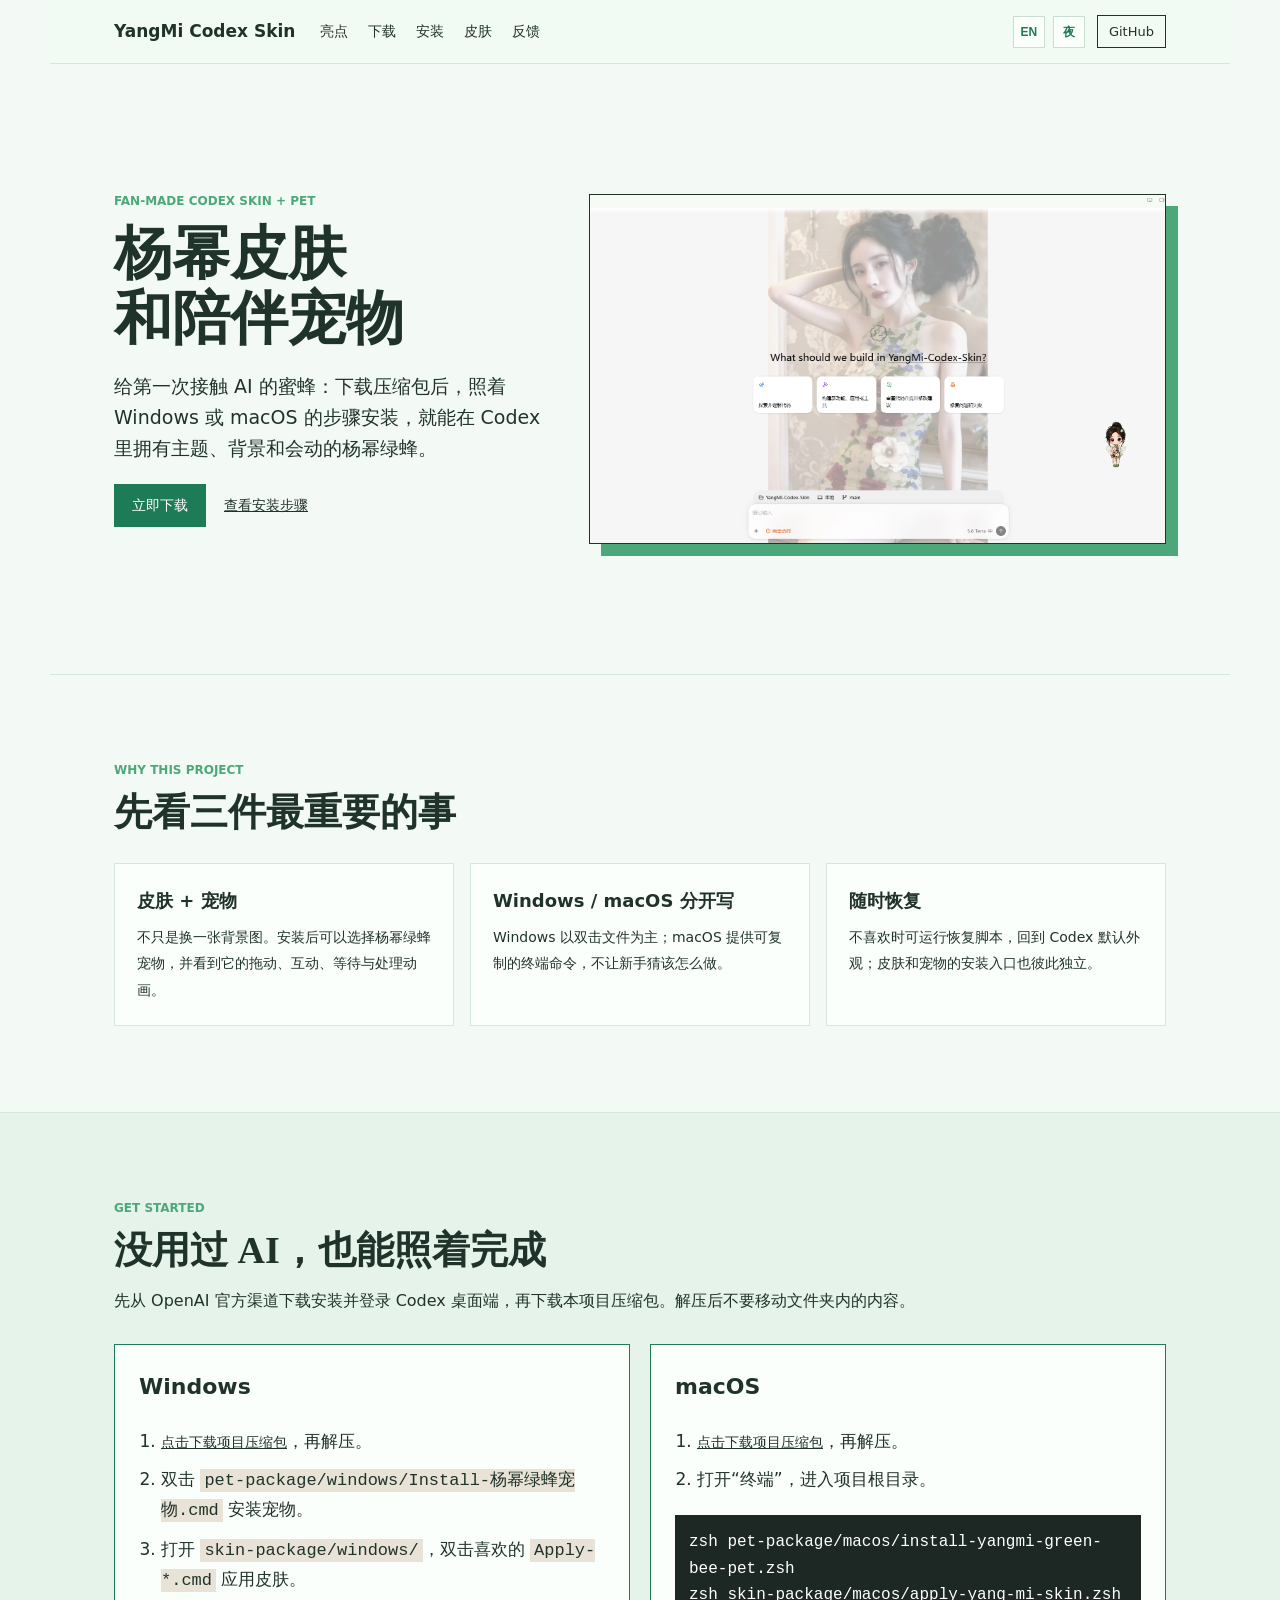
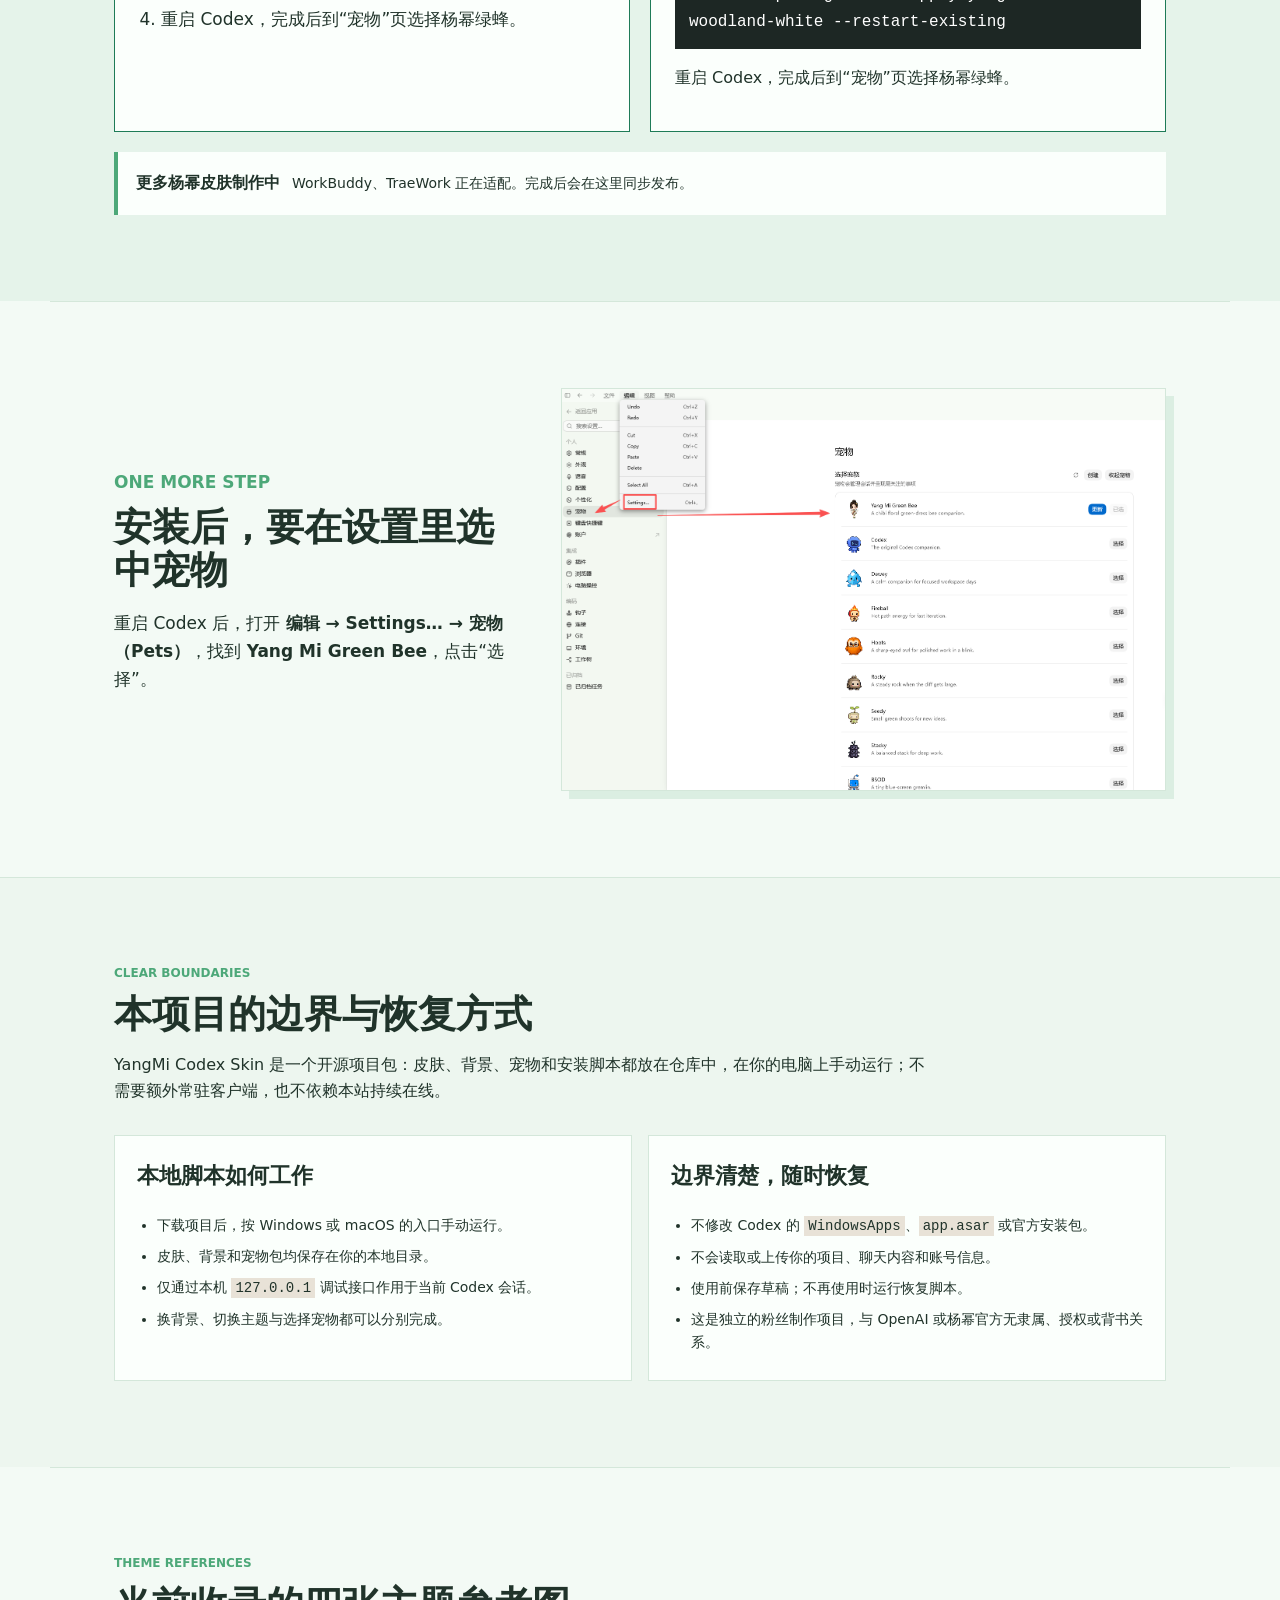
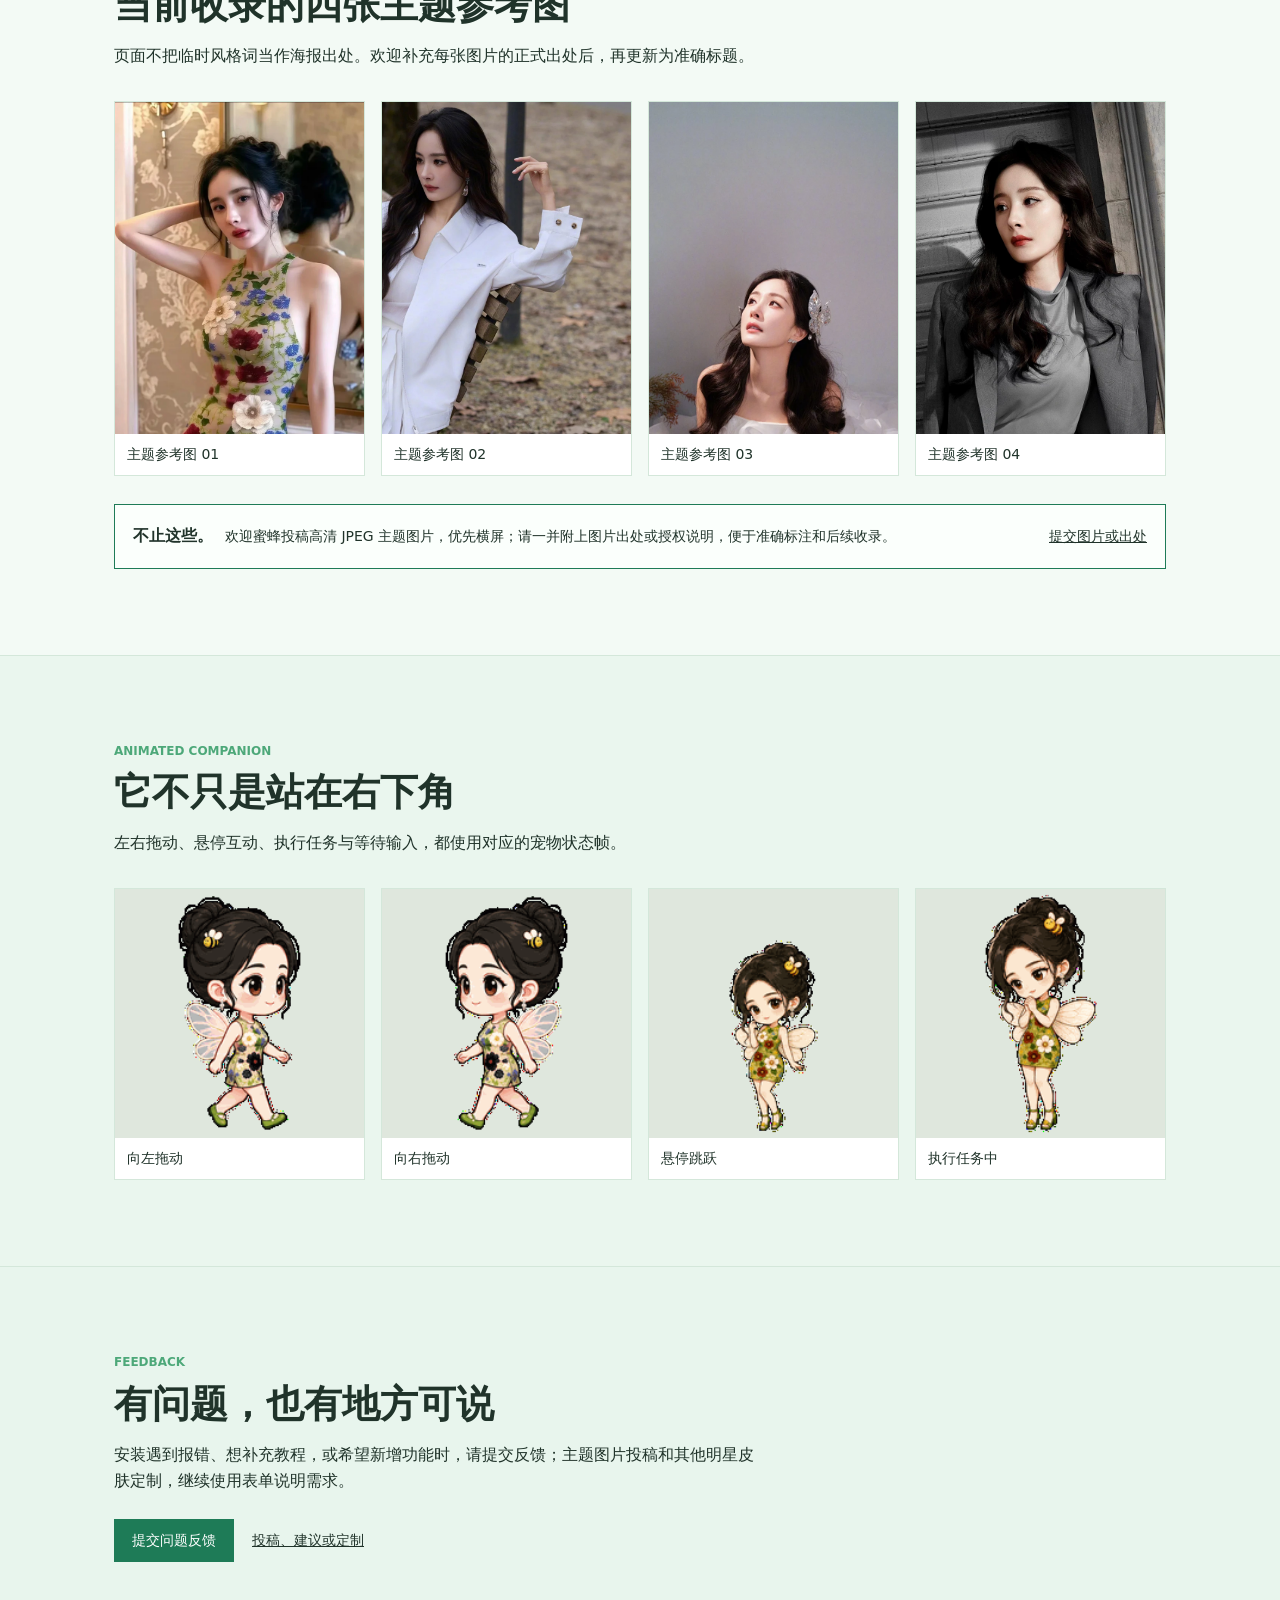
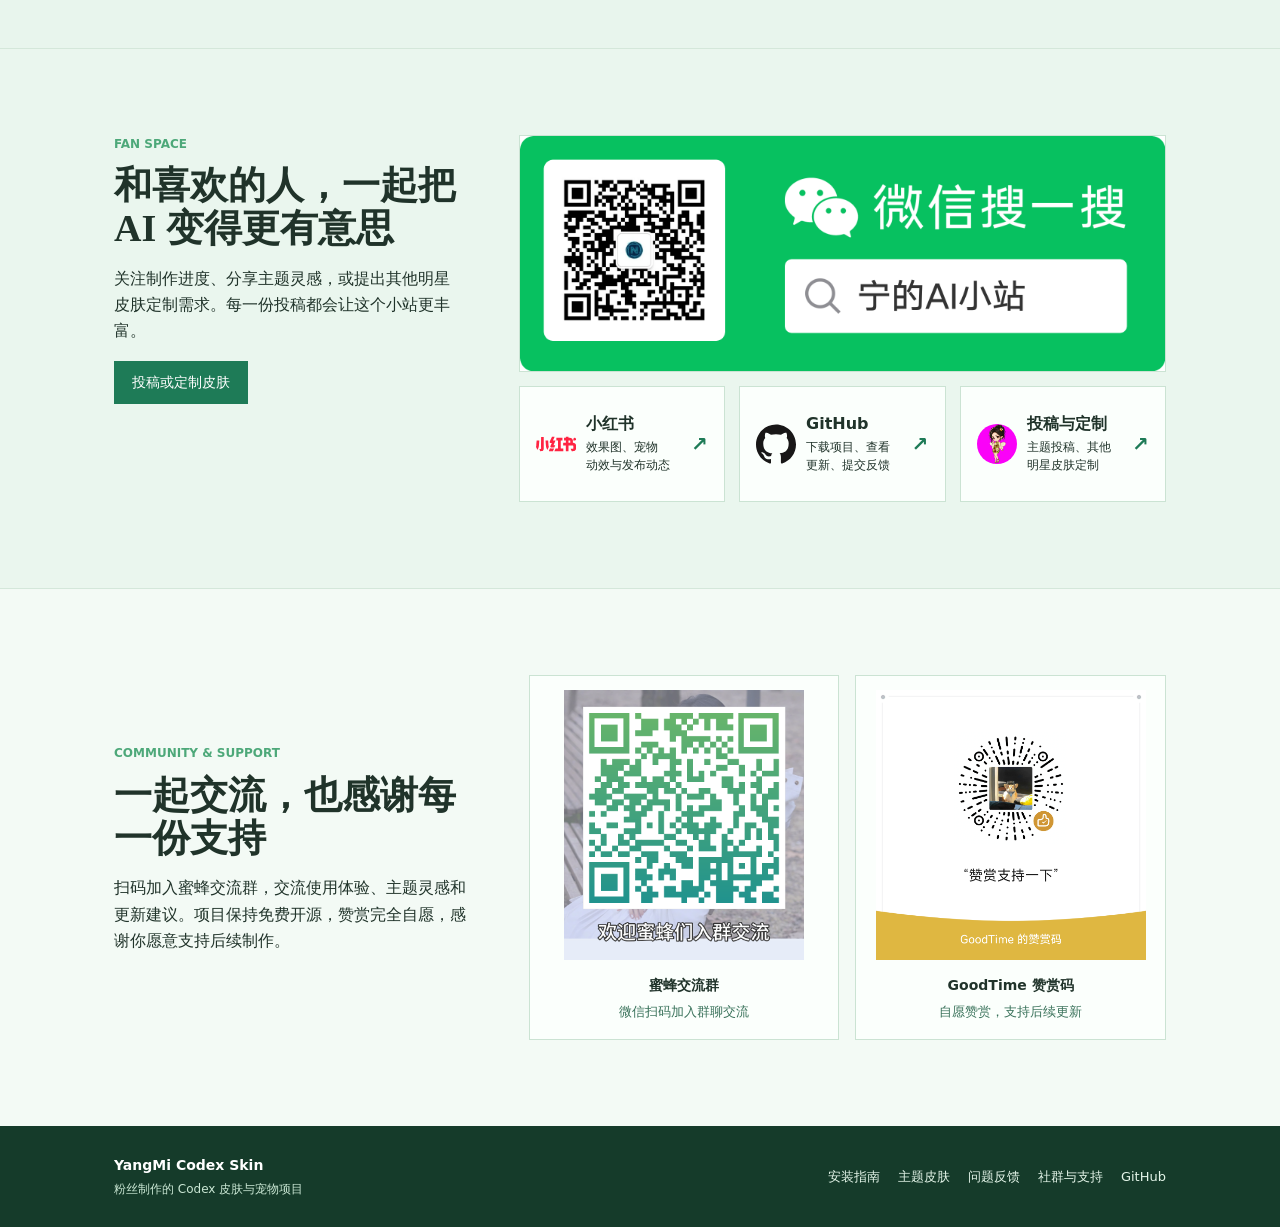
<file: site/index.html>
<!doctype html>
<html lang="zh-CN">
<head>
  <meta charset="UTF-8" />
  <meta name="viewport" content="width=device-width, initial-scale=1.0" />
  <meta name="description" content="YangMi Codex Skin：本地皮肤、杨幂绿蜂宠物与面向新手的安装指引。" />
  <title>YangMi Codex Skin</title>
  <link rel="stylesheet" href="styles.css" />
  <link rel="stylesheet" href="pink-support.css" />
  <script src="app.js" defer></script>
</head>
<body>
  <header><a class="brand" href="#top">YangMi Codex Skin</a><nav><a href="#highlights">亮点</a><a href="https://github.com/GoodTimeGGB/YangMi-Codex-Skin/archive/refs/heads/main.zip">下载</a><a href="#install">安装</a><a href="#themes">皮肤</a><a href="#feedback">反馈</a></nav><div class="header-actions"><a class="utility-button" href="en.html" title="Switch to English">EN</a><button class="utility-button" type="button" data-theme-toggle title="切换夜间皮肤">夜</button><a class="github" href="https://github.com/GoodTimeGGB/YangMi-Codex-Skin">GitHub</a></div></header>
  <main id="top">
    <section class="hero"><div><p class="eyebrow">FAN-MADE CODEX SKIN + PET</p><h1>杨幂皮肤<br />和陪伴宠物</h1><p>给第一次接触 AI 的蜜蜂：下载压缩包后，照着 Windows 或 macOS 的步骤安装，就能在 Codex 里拥有主题、背景和会动的杨幂绿蜂。</p><p class="actions"><a class="button" href="https://github.com/GoodTimeGGB/YangMi-Codex-Skin/archive/refs/heads/main.zip">立即下载</a><a class="text-link" href="#install">查看安装步骤</a></p></div><img src="assets/hero-codex-skin-preview.webp" alt="应用皮肤和宠物后的 Codex 最终效果" /></section>
    <section id="highlights" class="highlights"><p class="eyebrow">WHY THIS PROJECT</p><h2>先看三件最重要的事</h2><div class="highlight-grid"><article><b>皮肤 + 宠物</b><span>不只是换一张背景图。安装后可以选择杨幂绿蜂宠物，并看到它的拖动、互动、等待与处理动画。</span></article><article><b>Windows / macOS 分开写</b><span>Windows 以双击文件为主；macOS 提供可复制的终端命令，不让新手猜该怎么做。</span></article><article><b>随时恢复</b><span>不喜欢时可运行恢复脚本，回到 Codex 默认外观；皮肤和宠物的安装入口也彼此独立。</span></article></div></section>
    <section id="install" class="install"><p class="eyebrow">GET STARTED</p><h2>没用过 AI，也能照着完成</h2><p>先从 OpenAI 官方渠道下载安装并登录 Codex 桌面端，再下载本项目压缩包。解压后不要移动文件夹内的内容。</p><div class="install-grid"><article><h3>Windows</h3><ol><li><a class="text-link" href="https://github.com/GoodTimeGGB/YangMi-Codex-Skin/archive/refs/heads/main.zip">点击下载项目压缩包</a>，再解压。</li><li>双击 <code>pet-package/windows/Install-杨幂绿蜂宠物.cmd</code> 安装宠物。</li><li>打开 <code>skin-package/windows/</code>，双击喜欢的 <code>Apply-*.cmd</code> 应用皮肤。</li><li>重启 Codex，完成后到“宠物”页选择杨幂绿蜂。</li></ol></article><article><h3>macOS</h3><ol><li><a class="text-link" href="https://github.com/GoodTimeGGB/YangMi-Codex-Skin/archive/refs/heads/main.zip">点击下载项目压缩包</a>，再解压。</li><li>打开“终端”，进入项目根目录。</li></ol><pre><code>zsh pet-package/macos/install-yangmi-green-bee-pet.zsh
zsh skin-package/macos/apply-yang-mi-skin.zsh woodland-white --restart-existing</code></pre><p>重启 Codex，完成后到“宠物”页选择杨幂绿蜂。</p></article></div><aside class="building"><strong>更多杨幂皮肤制作中</strong><span>WorkBuddy、TraeWork 正在适配。完成后会在这里同步发布。</span></aside></section>
    <section id="use-pet" class="pet-guide"><div><p class="eyebrow">ONE MORE STEP</p><h2>安装后，要在设置里选中宠物</h2><p>重启 Codex 后，打开 <strong>编辑 → Settings… → 宠物（Pets）</strong>，找到 <strong>Yang Mi Green Bee</strong>，点击“选择”。</p></div><img src="assets/pets-settings-guide.webp" alt="在 Codex 设置的宠物页面选择 Yang Mi Green Bee" /></section>
    <section id="difference" class="difference"><p class="eyebrow">CLEAR BOUNDARIES</p><h2>本项目的边界与恢复方式</h2><p>YangMi Codex Skin 是一个开源项目包：皮肤、背景、宠物和安装脚本都放在仓库中，在你的电脑上手动运行；不需要额外常驻客户端，也不依赖本站持续在线。</p><div class="difference-grid"><article><h3>本地脚本如何工作</h3><ul><li>下载项目后，按 Windows 或 macOS 的入口手动运行。</li><li>皮肤、背景和宠物包均保存在你的本地目录。</li><li>仅通过本机 <code>127.0.0.1</code> 调试接口作用于当前 Codex 会话。</li><li>换背景、切换主题与选择宠物都可以分别完成。</li></ul></article><article><h3>边界清楚，随时恢复</h3><ul><li>不修改 Codex 的 <code>WindowsApps</code>、<code>app.asar</code> 或官方安装包。</li><li>不会读取或上传你的项目、聊天内容和账号信息。</li><li>使用前保存草稿；不再使用时运行恢复脚本。</li><li>这是独立的粉丝制作项目，与 OpenAI 或杨幂官方无隶属、授权或背书关系。</li></ul></article></div></section>
    <section id="themes"><p class="eyebrow">THEME REFERENCES</p><h2>当前收录的四张主题参考图</h2><p class="source-note">页面不把临时风格词当作海报出处。欢迎补充每张图片的正式出处后，再更新为准确标题。</p><div class="grid themes"><figure><img src="assets/theme-floral-retro.webp" alt="主题参考图 01" /><figcaption>主题参考图 01</figcaption></figure><figure><img src="assets/theme-woodland-white.jpg" alt="主题参考图 02" /><figcaption>主题参考图 02</figcaption></figure><figure><img src="assets/theme-bridal-moonlight.webp" alt="主题参考图 03" /><figcaption>主题参考图 03</figcaption></figure><figure><img src="assets/theme-noir-silver.webp" alt="主题参考图 04" /><figcaption>主题参考图 04</figcaption></figure></div><aside class="contribute"><strong>不止这些。</strong><span>欢迎蜜蜂投稿高清 JPEG 主题图片，优先横屏；请一并附上图片出处或授权说明，便于准确标注和后续收录。</span><a href="https://my.feishu.cn/share/base/form/shrcn0kDoXdfxhI3hcE8OBdmimd">提交图片或出处</a></aside></section>
    <section id="pet" class="tint"><p class="eyebrow">ANIMATED COMPANION</p><h2>它不只是站在右下角</h2><p>左右拖动、悬停互动、执行任务与等待输入，都使用对应的宠物状态帧。</p><div class="grid pets"><figure><img src="assets/pet-drag-left.gif" alt="宠物向左拖动" /><figcaption>向左拖动</figcaption></figure><figure><img src="assets/pet-drag-right.gif" alt="宠物向右拖动" /><figcaption>向右拖动</figcaption></figure><figure><img src="assets/pet-hover-jump.gif" alt="宠物悬停跳跃" /><figcaption>悬停跳跃</figcaption></figure><figure><img src="assets/pet-processing.gif" alt="宠物执行任务" /><figcaption>执行任务中</figcaption></figure></div></section>
    <section id="feedback" class="feedback"><p class="eyebrow">FEEDBACK</p><h2>有问题，也有地方可说</h2><p>安装遇到报错、想补充教程，或希望新增功能时，请提交反馈；主题图片投稿和其他明星皮肤定制，继续使用表单说明需求。</p><div class="feedback-actions"><a class="button" href="https://github.com/GoodTimeGGB/YangMi-Codex-Skin/issues/new">提交问题反馈</a><a class="text-link" href="https://my.feishu.cn/share/base/form/shrcn0kDoXdfxhI3hcE8OBdmimd">投稿、建议或定制</a></div></section>
    <section id="community" class="community"><div class="community-intro"><p class="eyebrow">FAN SPACE</p><h2>和喜欢的人，一起把 AI 变得更有意思</h2><p>关注制作进度、分享主题灵感，或提出其他明星皮肤定制需求。每一份投稿都会让这个小站更丰富。</p><a class="button" href="https://my.feishu.cn/share/base/form/shrcn0kDoXdfxhI3hcE8OBdmimd">投稿或定制皮肤</a></div><div class="community-panel"><article class="social-card wechat-card"><img class="qr-inline" src="assets/wechat-public-account-banner.webp" alt="宁的AI小站微信公众号二维码，微信扫一扫关注" /></article><div class="community-links"><a class="social-card" href="https://www.xiaohongshu.com/user/profile/5da45e7f0000000001002cc2"><img src="assets/icon-xiaohongshu.svg" alt="小红书" /><div><strong>小红书</strong><small>效果图、宠物<br />动效与发布动态</small></div><span class="link-arrow">↗</span></a><a class="social-card" href="https://github.com/GoodTimeGGB/YangMi-Codex-Skin"><img src="assets/icon-github.svg" alt="GitHub" /><div><strong>GitHub</strong><small>下载项目、查看<br />更新、提交反馈</small></div><span class="link-arrow">↗</span></a><a class="social-card" href="https://my.feishu.cn/share/base/form/shrcn0kDoXdfxhI3hcE8OBdmimd"><img class="fan-logo" src="assets/fan-mascot.webp" alt="杨幂绿蜂" /><div><strong>投稿与定制</strong><small>主题投稿、其他<br />明星皮肤定制</small></div><span class="link-arrow">↗</span></a></div></div></section>
    <section id="support" class="support"><div class="support-copy"><p class="eyebrow">COMMUNITY & SUPPORT</p><h2>一起交流，也感谢每一份支持</h2><p>扫码加入蜜蜂交流群，交流使用体验、主题灵感和更新建议。项目保持免费开源，赞赏完全自愿，感谢你愿意支持后续制作。</p></div><div class="support-grid"><figure class="support-card"><img src="assets/community-group-qr.webp" alt="蜜蜂交流群二维码" /><figcaption><strong>蜜蜂交流群</strong><span>微信扫码加入群聊交流</span></figcaption></figure><figure class="support-card"><img src="assets/goodtime-reward-qr.webp" alt="GoodTime 赞赏码" /><figcaption><strong>GoodTime 赞赏码</strong><span>自愿赞赏，支持后续更新</span></figcaption></figure></div></section>
  </main>
  <footer><div><strong>YangMi Codex Skin</strong><span>粉丝制作的 Codex 皮肤与宠物项目</span></div><div><a href="#install">安装指南</a><a href="#themes">主题皮肤</a><a href="#feedback">问题反馈</a><a href="#support">社群与支持</a><a href="https://github.com/GoodTimeGGB/YangMi-Codex-Skin">GitHub</a></div></footer>
</body>
</html>
</file>
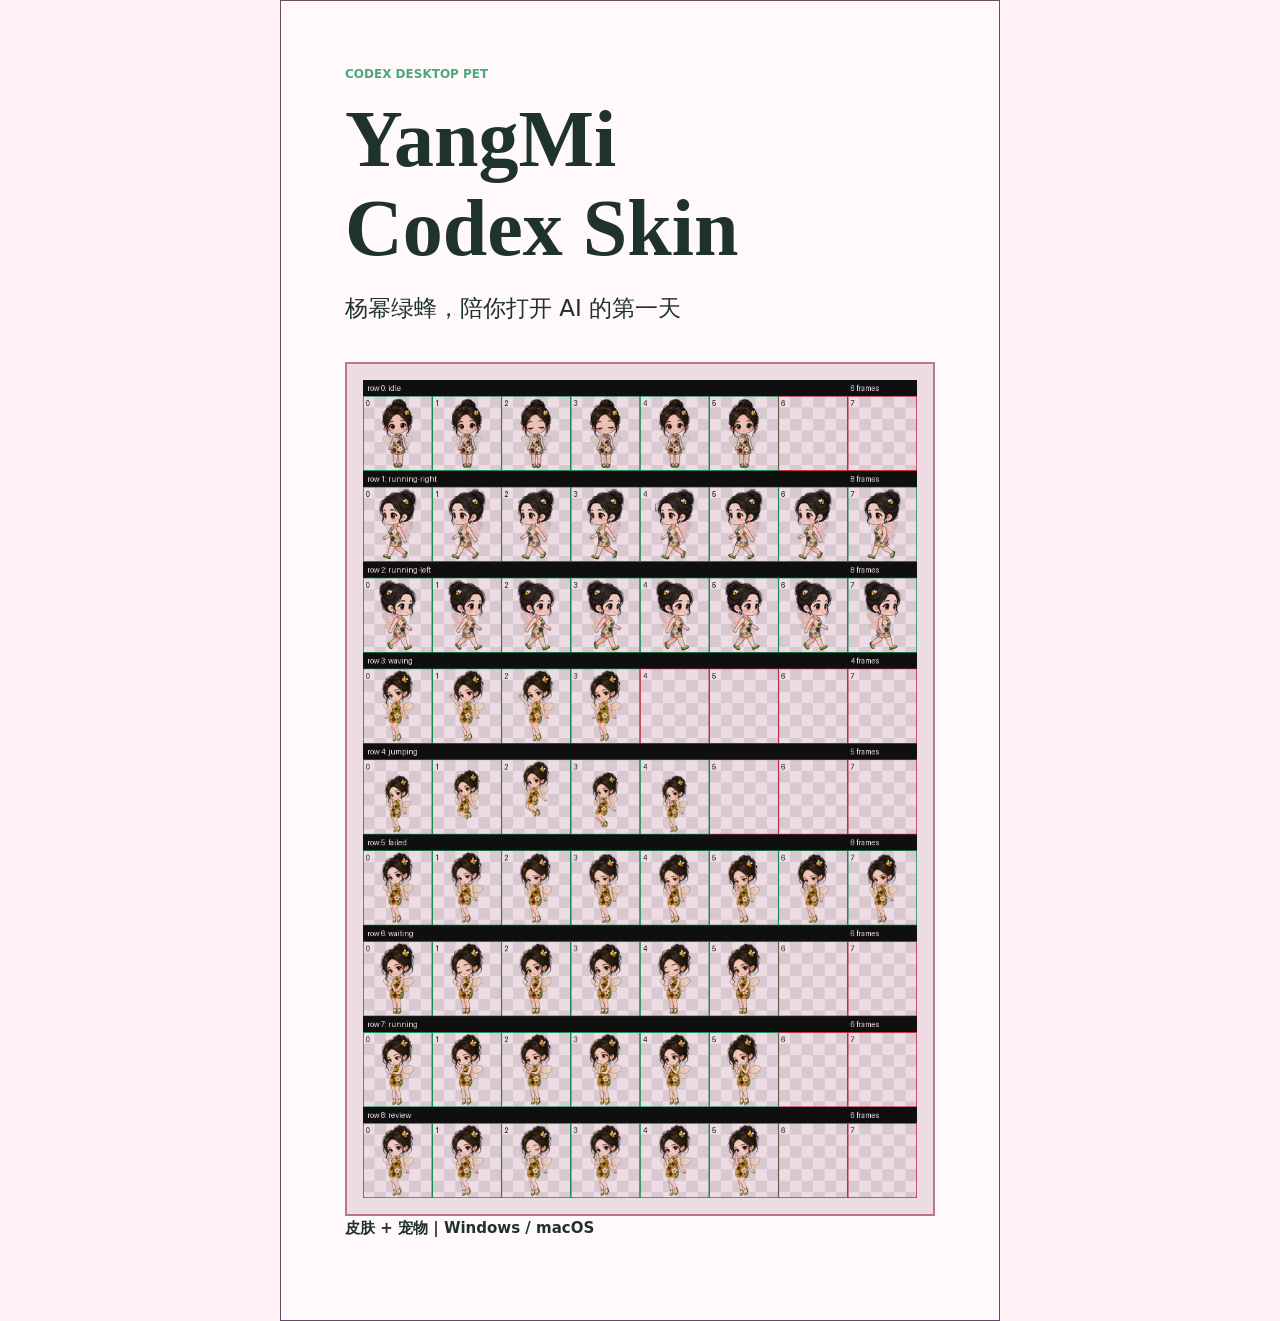
<file: site/cover.html>
<!doctype html>
<html lang="zh-CN">
<head><meta charset="UTF-8" /><meta name="viewport" content="width=device-width, initial-scale=1.0" /><title>YangMi Codex Skin Cover</title><link rel="stylesheet" href="styles.css" /><link rel="stylesheet" href="pink-support.css" /></head>
<body class="cover-page"><main class="cover"><p class="eyebrow">CODEX DESKTOP PET</p><h1>YangMi<br />Codex Skin</h1><p class="cover-subtitle">杨幂绿蜂，陪你打开 AI 的第一天</p><div class="cover-window"><img src="assets/pet-contact-sheet.webp" alt="杨幂绿蜂宠物动作表" /></div><p class="cover-note">皮肤 + 宠物 | Windows / macOS</p></main></body>
</html>
</file>
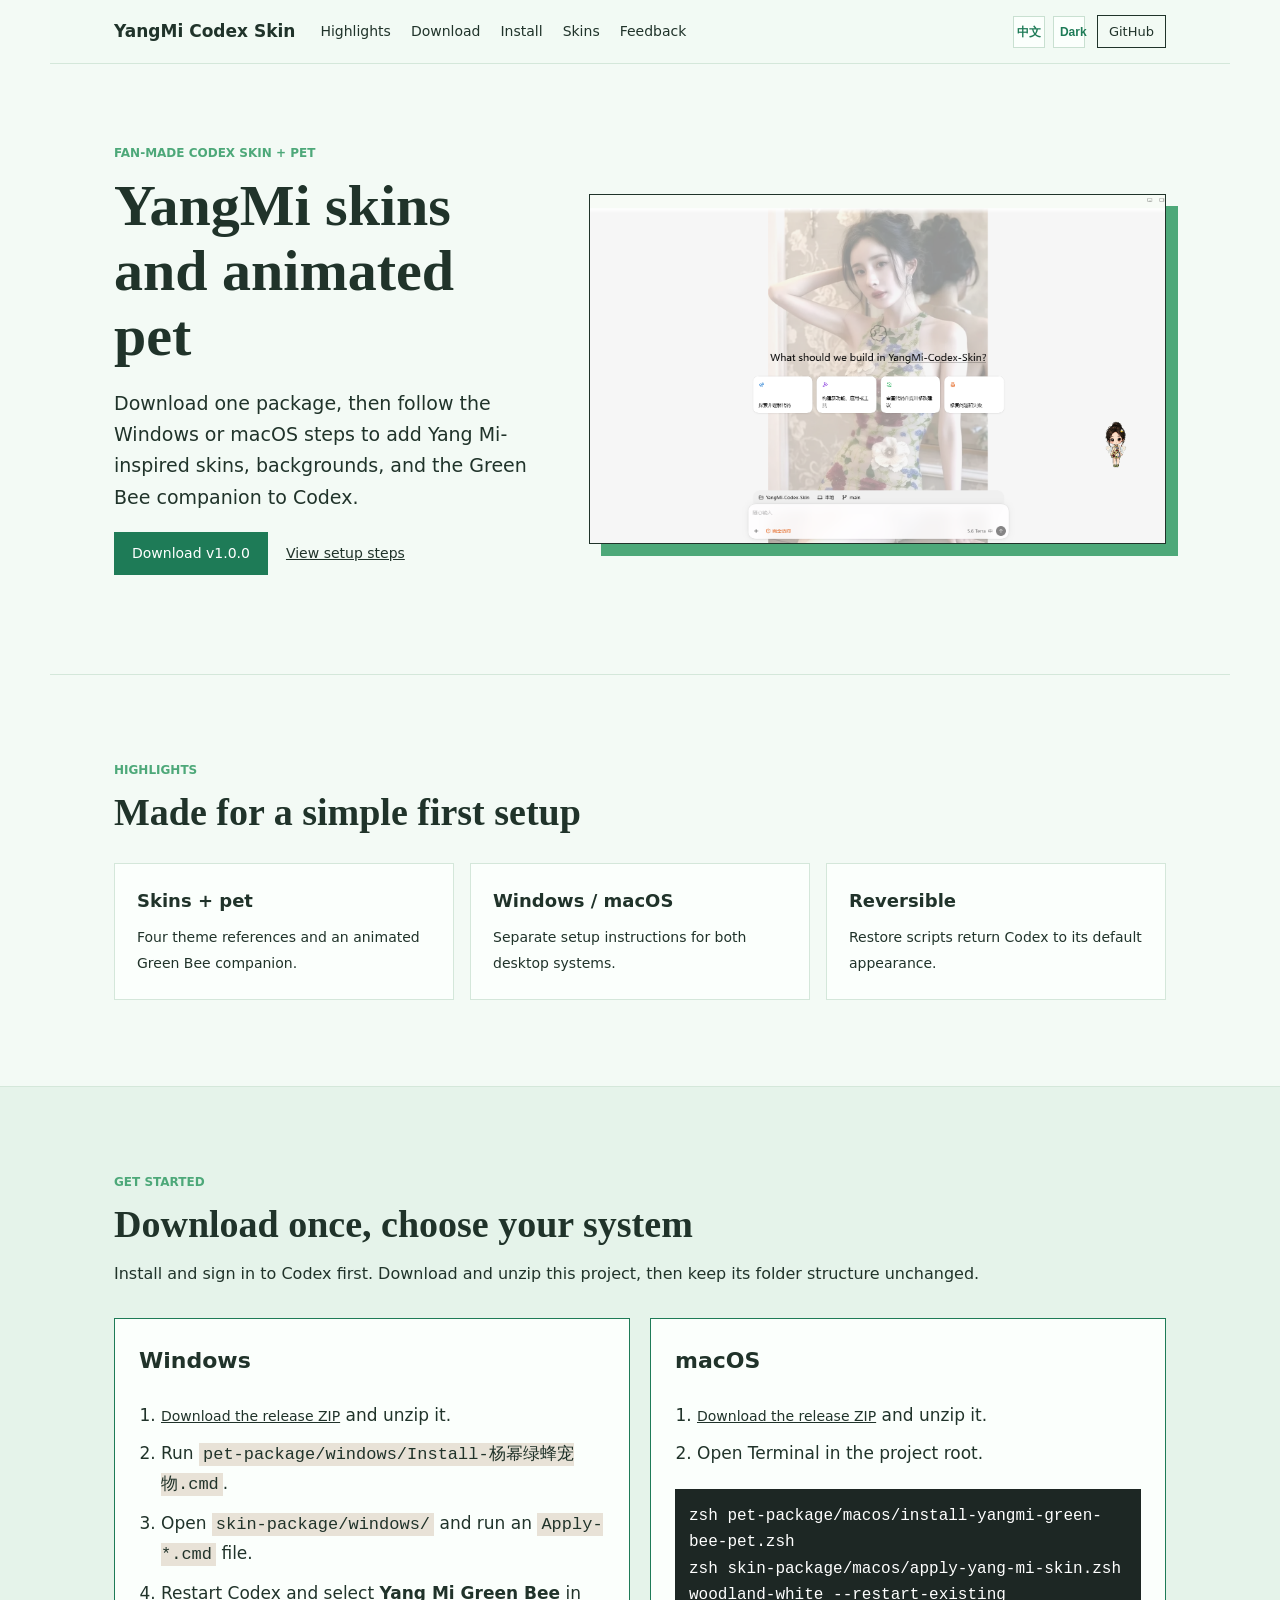
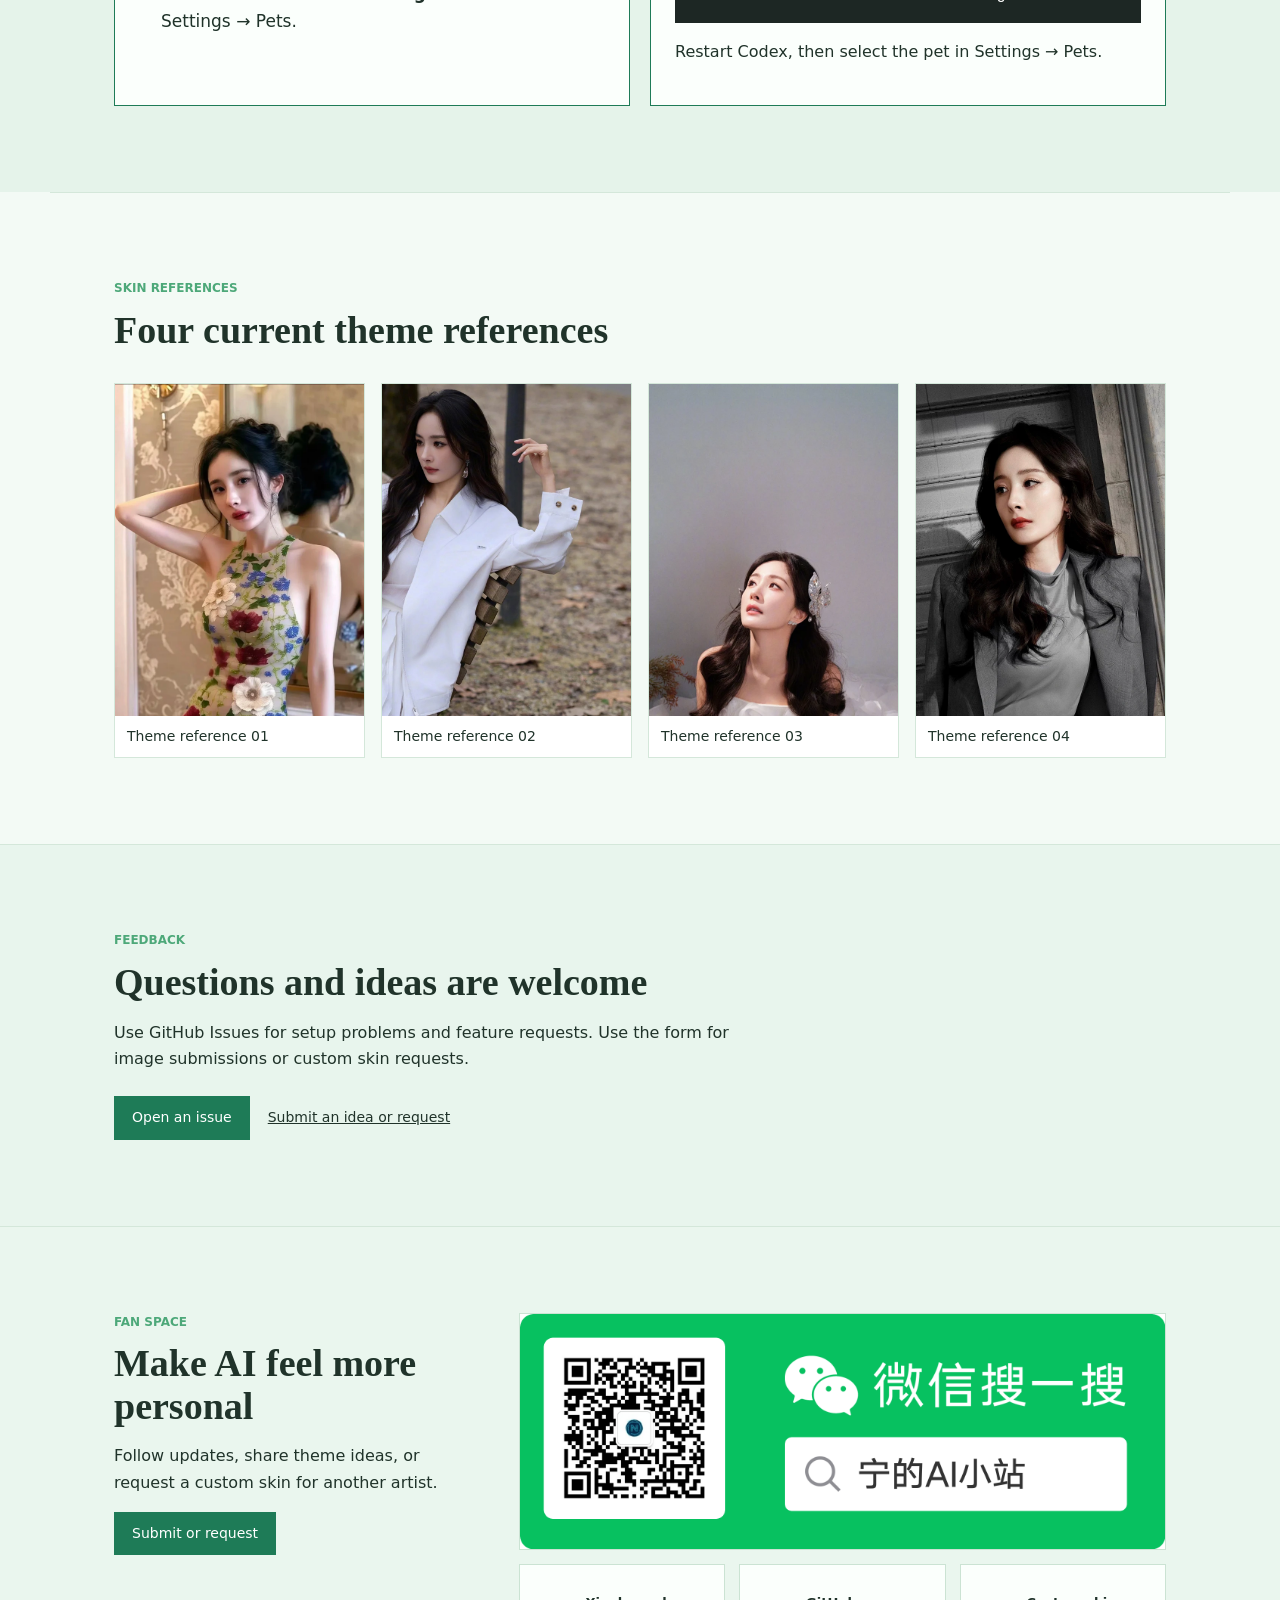
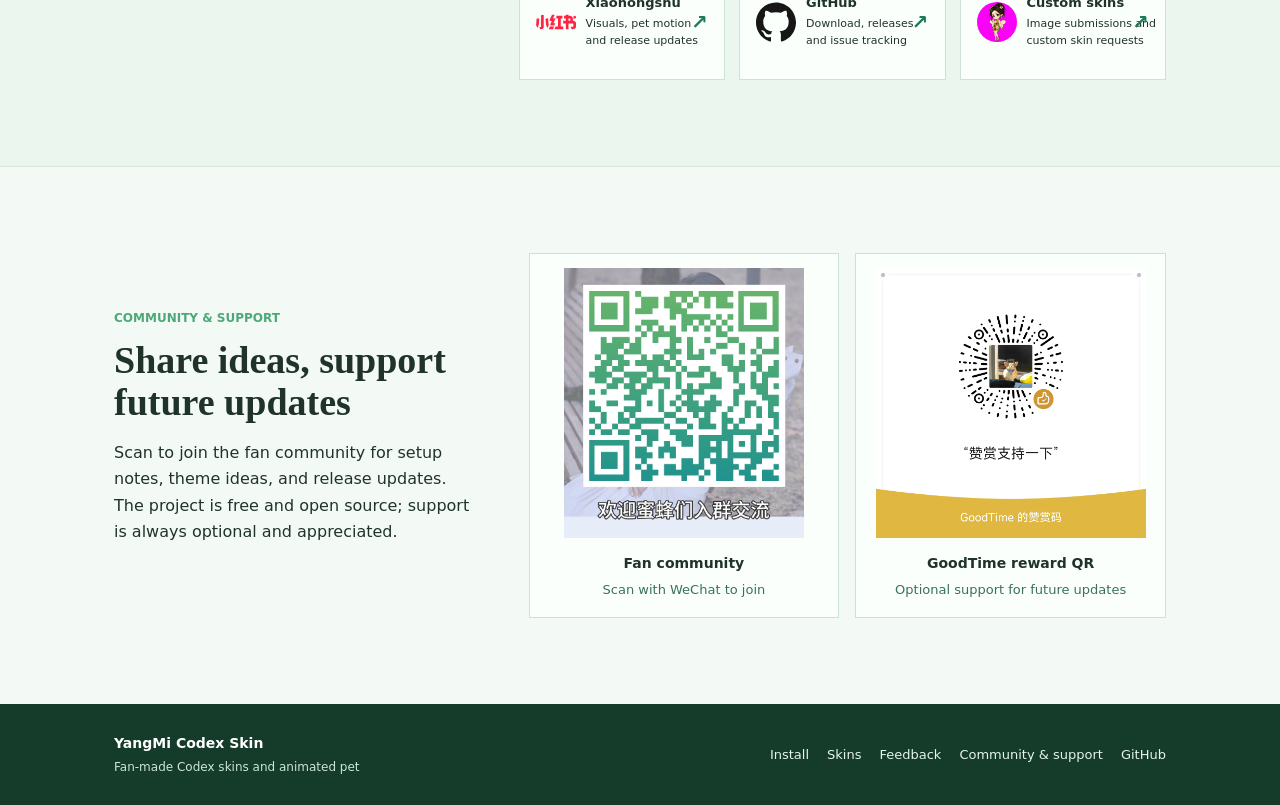
<file: site/en.html>
<!doctype html>
<html lang="en">
<head>
  <meta charset="UTF-8" />
  <meta name="viewport" content="width=device-width, initial-scale=1.0" />
  <meta name="description" content="YangMi Codex Skin: fan-made Codex skins, animated pet, and beginner-friendly setup guides." />
  <title>YangMi Codex Skin</title>
  <link rel="stylesheet" href="styles.css" />
  <link rel="stylesheet" href="pink-support.css" />
  <script src="app.js" defer></script>
</head>
<body>
  <header><a class="brand" href="#top">YangMi Codex Skin</a><nav><a href="#highlights">Highlights</a><a href="https://github.com/GoodTimeGGB/YangMi-Codex-Skin/releases/download/v1.0.0/YangMi-Codex-Skin-v1.0.0.zip">Download</a><a href="#install">Install</a><a href="#themes">Skins</a><a href="#feedback">Feedback</a></nav><div class="header-actions"><a class="utility-button" href="index.html" title="切换至中文">中文</a><button class="utility-button" type="button" data-theme-toggle title="Switch to night skin">Dark</button><a class="github" href="https://github.com/GoodTimeGGB/YangMi-Codex-Skin">GitHub</a></div></header>
  <main id="top">
    <section class="hero"><div><p class="eyebrow">FAN-MADE CODEX SKIN + PET</p><h1>YangMi skins<br />and animated pet</h1><p>Download one package, then follow the Windows or macOS steps to add Yang Mi-inspired skins, backgrounds, and the Green Bee companion to Codex.</p><p class="actions"><a class="button" href="https://github.com/GoodTimeGGB/YangMi-Codex-Skin/releases/download/v1.0.0/YangMi-Codex-Skin-v1.0.0.zip">Download v1.0.0</a><a class="text-link" href="#install">View setup steps</a></p></div><img src="assets/hero-codex-skin-preview.webp" alt="Codex with the YangMi skin and pet applied" /></section>
    <section id="highlights" class="highlights"><p class="eyebrow">HIGHLIGHTS</p><h2>Made for a simple first setup</h2><div class="highlight-grid"><article><b>Skins + pet</b><span>Four theme references and an animated Green Bee companion.</span></article><article><b>Windows / macOS</b><span>Separate setup instructions for both desktop systems.</span></article><article><b>Reversible</b><span>Restore scripts return Codex to its default appearance.</span></article></div></section>
    <section id="install" class="install"><p class="eyebrow">GET STARTED</p><h2>Download once, choose your system</h2><p>Install and sign in to Codex first. Download and unzip this project, then keep its folder structure unchanged.</p><div class="install-grid"><article><h3>Windows</h3><ol><li><a class="text-link" href="https://github.com/GoodTimeGGB/YangMi-Codex-Skin/releases/download/v1.0.0/YangMi-Codex-Skin-v1.0.0.zip">Download the release ZIP</a> and unzip it.</li><li>Run <code>pet-package/windows/Install-杨幂绿蜂宠物.cmd</code>.</li><li>Open <code>skin-package/windows/</code> and run an <code>Apply-*.cmd</code> file.</li><li>Restart Codex and select <strong>Yang Mi Green Bee</strong> in Settings → Pets.</li></ol></article><article><h3>macOS</h3><ol><li><a class="text-link" href="https://github.com/GoodTimeGGB/YangMi-Codex-Skin/releases/download/v1.0.0/YangMi-Codex-Skin-v1.0.0.zip">Download the release ZIP</a> and unzip it.</li><li>Open Terminal in the project root.</li></ol><pre><code>zsh pet-package/macos/install-yangmi-green-bee-pet.zsh
zsh skin-package/macos/apply-yang-mi-skin.zsh woodland-white --restart-existing</code></pre><p>Restart Codex, then select the pet in Settings → Pets.</p></article></div></section>
    <section id="themes"><p class="eyebrow">SKIN REFERENCES</p><h2>Four current theme references</h2><div class="grid themes"><figure><img src="assets/theme-floral-retro.webp" alt="Theme reference 01" /><figcaption>Theme reference 01</figcaption></figure><figure><img src="assets/theme-woodland-white.jpg" alt="Theme reference 02" /><figcaption>Theme reference 02</figcaption></figure><figure><img src="assets/theme-bridal-moonlight.webp" alt="Theme reference 03" /><figcaption>Theme reference 03</figcaption></figure><figure><img src="assets/theme-noir-silver.webp" alt="Theme reference 04" /><figcaption>Theme reference 04</figcaption></figure></div></section>
    <section id="feedback" class="feedback"><p class="eyebrow">FEEDBACK</p><h2>Questions and ideas are welcome</h2><p>Use GitHub Issues for setup problems and feature requests. Use the form for image submissions or custom skin requests.</p><div class="feedback-actions"><a class="button" href="https://github.com/GoodTimeGGB/YangMi-Codex-Skin/issues/new">Open an issue</a><a class="text-link" href="https://my.feishu.cn/share/base/form/shrcn0kDoXdfxhI3hcE8OBdmimd">Submit an idea or request</a></div></section>
    <section id="community" class="community"><div class="community-intro"><p class="eyebrow">FAN SPACE</p><h2>Make AI feel more personal</h2><p>Follow updates, share theme ideas, or request a custom skin for another artist.</p><a class="button" href="https://my.feishu.cn/share/base/form/shrcn0kDoXdfxhI3hcE8OBdmimd">Submit or request</a></div><div class="community-panel"><article class="social-card wechat-card"><img class="qr-inline" src="assets/wechat-public-account-banner.webp" alt="Ning's AI Station WeChat public account QR code" /></article><div class="community-links"><a class="social-card" href="https://www.xiaohongshu.com/user/profile/5da45e7f0000000001002cc2"><img src="assets/icon-xiaohongshu.svg" alt="Xiaohongshu" /><div><strong>Xiaohongshu</strong><small>Visuals, pet motion<br />and release updates</small></div><span class="link-arrow">↗</span></a><a class="social-card" href="https://github.com/GoodTimeGGB/YangMi-Codex-Skin"><img src="assets/icon-github.svg" alt="GitHub" /><div><strong>GitHub</strong><small>Download, releases<br />and issue tracking</small></div><span class="link-arrow">↗</span></a><a class="social-card" href="https://my.feishu.cn/share/base/form/shrcn0kDoXdfxhI3hcE8OBdmimd"><img class="fan-logo" src="assets/fan-mascot.webp" alt="Yang Mi Green Bee" /><div><strong>Custom skins</strong><small>Image submissions and<br />custom skin requests</small></div><span class="link-arrow">↗</span></a></div></div></section>
    <section id="support" class="support"><div class="support-copy"><p class="eyebrow">COMMUNITY & SUPPORT</p><h2>Share ideas, support future updates</h2><p>Scan to join the fan community for setup notes, theme ideas, and release updates. The project is free and open source; support is always optional and appreciated.</p></div><div class="support-grid"><figure class="support-card"><img src="assets/community-group-qr.webp" alt="Fan community QR code" /><figcaption><strong>Fan community</strong><span>Scan with WeChat to join</span></figcaption></figure><figure class="support-card"><img src="assets/goodtime-reward-qr.webp" alt="GoodTime reward QR code" /><figcaption><strong>GoodTime reward QR</strong><span>Optional support for future updates</span></figcaption></figure></div></section>
  </main>
  <footer><div><strong>YangMi Codex Skin</strong><span>Fan-made Codex skins and animated pet</span></div><div><a href="#install">Install</a><a href="#themes">Skins</a><a href="#feedback">Feedback</a><a href="#support">Community & support</a><a href="https://github.com/GoodTimeGGB/YangMi-Codex-Skin">GitHub</a></div></footer>
</body>
</html>
</file>
<file: site/styles.css>
:root{--ink:#1d2724;--paper:#f5f1e9;--leaf:#315f47;--rose:#b14956;--line:#d9d1c5}*{box-sizing:border-box}html{scroll-behavior:smooth}body{margin:0;color:var(--ink);background:var(--paper);font-family:"Microsoft YaHei",system-ui,sans-serif;line-height:1.65}a{color:inherit;text-decoration:none}img{display:block;width:100%}header,main>section,footer{max-width:1180px;margin:auto;padding-left:5vw;padding-right:5vw}header{height:64px;display:flex;align-items:center;gap:25px;border-bottom:1px solid var(--line)}.brand{font-weight:700;font-size:17px}nav{display:flex;gap:20px;margin-right:auto;font-size:14px}.github{padding:5px 11px;border:1px solid var(--ink);font-size:13px}.hero{min-height:610px;display:grid;grid-template-columns:.85fr 1.15fr;gap:48px;align-items:center}.hero>img{border:1px solid var(--ink);box-shadow:12px 12px 0 var(--rose)}h1,h2{font-family:Georgia,"Songti SC",serif;line-height:1.12;letter-spacing:0}h1{font-size:58px;margin:0}h2{font-size:38px;margin:0}.hero p:not(.eyebrow){font-size:19px;max-width:440px}.eyebrow{font-size:12px;font-weight:700;color:var(--rose);margin:0 0 10px}.actions{display:flex;align-items:center;gap:18px}.button{display:inline-block;padding:10px 18px;background:var(--leaf);color:#fff;font-size:14px}.text-link{font-size:14px;text-decoration:underline}section:not(.hero){padding-top:86px;padding-bottom:86px;border-top:1px solid var(--line)}.highlight-grid,.difference-grid{display:grid;grid-template-columns:repeat(3,minmax(0,1fr));gap:16px;margin-top:30px}.highlight-grid article,.difference-grid article{padding:22px;border:1px solid var(--line);background:#fff}.highlight-grid b{display:block;font-size:18px;margin-bottom:8px}.highlight-grid span{font-size:14px}.install{background:#e6ede2;max-width:none!important;padding-left:max(5vw,calc((100vw - 1180px)/2 + 5vw))!important;padding-right:max(5vw,calc((100vw - 1180px)/2 + 5vw))!important}.install-grid{display:grid;grid-template-columns:repeat(2,minmax(0,1fr));gap:20px;margin-top:30px}.install-grid article{padding:24px;border:1px solid var(--leaf);background:#fff}.install-grid h3,.difference-grid h3{margin:0;font-size:22px}.install-grid ol{padding-left:22px}.install-grid li{padding:5px 0}.install-grid pre{margin:14px 0;padding:14px;background:#1d2724;color:#fff;white-space:pre-wrap;overflow-wrap:anywhere}.building{display:flex;align-items:baseline;gap:12px;flex-wrap:wrap;margin-top:20px;padding:18px;border-left:4px solid var(--rose);background:#fff}.building span{font-size:14px}.pet-guide{display:grid;grid-template-columns:.8fr 1.2fr;gap:44px;align-items:center}.pet-guide p{font-size:17px}.pet-guide img{border:1px solid var(--line);box-shadow:8px 8px 0 #dfe7dd}.difference{background:#f0ece4;max-width:none!important;padding-left:max(5vw,calc((100vw - 1180px)/2 + 5vw))!important;padding-right:max(5vw,calc((100vw - 1180px)/2 + 5vw))!important}.difference>p:not(.eyebrow){max-width:820px}.difference-grid{grid-template-columns:repeat(2,minmax(0,1fr))}.difference-grid ul{padding-left:20px;margin-bottom:0}.difference-grid li{font-size:14px;padding:4px 0}.grid{display:grid;gap:16px;margin-top:32px}.grid figure{margin:0;border:1px solid var(--line);background:#fff}.themes{grid-template-columns:repeat(4,minmax(0,1fr))}.themes img{aspect-ratio:3/4;object-fit:cover;object-position:center top}.pets{grid-template-columns:repeat(4,1fr)}.pets img{aspect-ratio:1;object-fit:contain;background:#dfe7dd}figcaption{padding:9px 12px;font-size:14px}.source-note{max-width:700px}.contribute{display:flex;align-items:baseline;gap:12px;flex-wrap:wrap;margin-top:28px;padding:18px;border:1px solid var(--leaf);background:#fff}.contribute span{flex:1;min-width:240px;font-size:14px}.contribute a{font-size:14px;text-decoration:underline}.tint{background:#e6ede2;max-width:none!important;padding-left:max(5vw,calc((100vw - 1180px)/2 + 5vw))!important;padding-right:max(5vw,calc((100vw - 1180px)/2 + 5vw))!important}ol{padding-left:22px;font-size:17px}li{padding:7px 0}code{font-family:Consolas,monospace;background:#e8e2d7;padding:2px 4px;overflow-wrap:anywhere}pre code{background:transparent;padding:0}footer{display:flex;justify-content:space-between;gap:20px;padding-top:28px;padding-bottom:28px;border-top:1px solid var(--line);font-size:14px}.cover-page{min-height:100vh;display:grid;place-items:center;background:#f4efe5}.cover{width:min(94vw,720px);min-height:960px;padding:64px;background:#f5f1e9;border:1px solid var(--ink);display:flex;flex-direction:column;align-items:flex-start}.cover h1{font-size:80px}.cover-subtitle{font-size:23px;margin:16px 0 34px}.cover-window{width:100%;padding:16px;background:#c9dbf7;border:2px solid #7896bd}.cover-window img{mix-blend-mode:multiply}.cover-note{margin-top:auto;font-size:15px;font-weight:700}@media(max-width:760px){header{padding:0 24px}nav{display:none}.github{margin-left:auto}.hero{min-height:auto;grid-template-columns:1fr;padding:50px 24px;gap:35px}main>section,footer{padding-left:24px;padding-right:24px}h1{font-size:42px}h2{font-size:31px}.highlight-grid,.install-grid,.pet-guide,.difference-grid{grid-template-columns:1fr}.install,.difference{padding-left:24px!important;padding-right:24px!important}.themes,.pets{grid-template-columns:repeat(2,1fr)}.tint{padding-left:24px!important;padding-right:24px!important}.cover{min-height:100vh;padding:38px 26px}.cover h1{font-size:58px}}
</file>
<file: site/pink-support.css>
:root{--ink:#302733;--paper:#fff7f9;--leaf:#684b60;--rose:#c65b7c;--line:#edd7e0}
body{background:var(--paper)}
header{background:rgba(255,247,249,.94)}
.header-actions{display:flex;align-items:center;gap:8px}.utility-button{display:grid;width:32px;height:32px;place-items:center;border:1px solid #e2c8d4;background:#fffafb;color:#684b60;font:700 12px/1 "Microsoft YaHei",sans-serif;cursor:pointer}.utility-button:hover,.utility-button:focus-visible{outline:2px solid #c65b7c;outline-offset:2px}.header-actions .github{margin-left:4px}
.button{background:#8d4765}
.install{background:#f9e8ee}
.tint{background:#f1e9f2}
.difference{background:#faf0f4}
.highlight-grid article,.difference-grid article,.install-grid article,.building,.contribute{background:#fffafb}
.pet-guide img{box-shadow:8px 8px 0 #eadde9}
.cover-page{background:#fff1f5}
.cover{background:#fff9fb;border-color:#684b60}
.cover-window{background:#eedce5;border-color:#ba7690}
.feedback,.support,.community{max-width:none!important;padding-left:max(5vw,calc((100vw - 1180px)/2 + 5vw))!important;padding-right:max(5vw,calc((100vw - 1180px)/2 + 5vw))!important}.feedback{background:#f8e8ef}.feedback>p:not(.eyebrow){max-width:650px}.feedback-actions{display:flex;align-items:center;gap:18px;margin-top:24px}
.support{display:grid;grid-template-columns:.72fr 1.28fr;gap:56px;align-items:center;background:#fff7f9}.support-copy p:not(.eyebrow){max-width:430px;font-size:16px}.support-grid{display:grid;grid-template-columns:repeat(2,minmax(0,1fr));gap:16px}.support-card{margin:0;padding:14px;border:1px solid #e9cfda;background:#fffafb}.support-card img{width:min(100%,270px);margin:auto;aspect-ratio:1;object-fit:contain}.support-card figcaption{padding:14px 2px 2px;text-align:center}.support-card strong,.support-card span{display:block}.support-card span{margin-top:4px;font-size:13px;color:#684b60}
.community{display:grid;grid-template-columns:.7fr 1.3fr;gap:56px;align-items:start;background:#fff1f5;border-top-color:#ead2dd!important}
.community-intro p:not(.eyebrow){max-width:410px;font-size:16px}
.community-panel{display:grid;gap:14px}
.community-links{display:grid;grid-template-columns:repeat(3,minmax(0,1fr));gap:14px}
.social-card{position:relative;min-height:108px;display:flex;align-items:center;gap:13px;padding:18px;border:1px solid #e9cfda;background:#fffafb;color:inherit}
.social-card>img,.social-card summary>img{width:38px;height:38px;flex:0 0 auto;object-fit:contain}.social-card .fan-logo{border-radius:50%;background:#f0e0e8;object-fit:cover}
.community-links strong,.community-links small{display:block}.community-links small{margin-top:4px;font-size:12px;line-height:1.45}
.community-links .social-card{display:grid;grid-template-columns:40px minmax(0,1fr) 18px;min-height:116px;align-items:center;gap:10px;padding:16px}.community-links .social-card>img{width:40px;height:40px}.community-links .social-card>div{min-width:0}.community-links strong{font-size:16px;line-height:1.25;white-space:nowrap}.community-links small{line-height:1.55;white-space:nowrap}
.link-arrow{justify-self:end;margin-left:0;color:#8d4765;font-size:20px;font-weight:700}
.wechat-card{display:block;min-height:auto;padding:0!important;overflow:hidden;background:#fff!important}
.wechat-copy{display:flex;min-width:0;align-items:center;gap:13px}.wechat-copy>img{width:38px;height:38px;flex:0 0 auto;object-fit:contain}.wechat-copy>div{min-width:0}
.social-kicker{margin:0 0 7px;color:#a55170;font-size:11px;font-weight:700;letter-spacing:.08em}
.qr-wrap{display:flex;justify-content:center;padding-top:18px;border-top:1px solid #f0dce4}.wechat-card>.qr-inline{width:100%!important;height:auto!important;padding:0;border:0;background:transparent}
footer{max-width:none!important;display:flex!important;justify-content:space-between;align-items:center;padding-left:max(5vw,calc((100vw - 1180px)/2 + 5vw))!important;padding-right:max(5vw,calc((100vw - 1180px)/2 + 5vw))!important;background:#3b2935;color:#fff;border-top:0!important}
footer span{display:block;margin-top:3px;color:#eedce5;font-size:12px}footer div:last-child{display:flex;gap:18px;font-size:13px;color:#fff0f5}
body[data-theme="night"]{--ink:#f8edf3;--paper:#251b23;--leaf:#e7a7bd;--rose:#f2a6c2;--line:#604351;background:#251b23}body[data-theme="night"] header{background:rgba(37,27,35,.94)}body[data-theme="night"] .install,body[data-theme="night"] .tint{background:#352530}body[data-theme="night"] .difference{background:#30222c}body[data-theme="night"] .feedback,body[data-theme="night"] .community,body[data-theme="night"] .support{background:#3a2631}body[data-theme="night"] .highlight-grid article,body[data-theme="night"] .difference-grid article,body[data-theme="night"] .install-grid article,body[data-theme="night"] .building,body[data-theme="night"] .contribute,body[data-theme="night"] .social-card,body[data-theme="night"] .support-card{background:#2d2029;border-color:#664857}body[data-theme="night"] .utility-button{background:#2d2029;border-color:#664857;color:#f8edf3}body[data-theme="night"] code{background:#49323f;color:#fff5f8}body[data-theme="night"] footer{background:#171117}
html[lang="en"] .community-links strong{font-size:13px}html[lang="en"] .community-links small{font-size:11px}
@media(max-width:760px){.community,.support{grid-template-columns:1fr;gap:30px}.feedback,.community,.support{padding-left:24px!important;padding-right:24px!important}.community-panel{grid-template-columns:1fr}.community-links{grid-template-columns:1fr}.support-grid{grid-template-columns:1fr}.support-card img{width:min(100%,310px)}.wechat-card{min-height:auto}.qr-wrap{justify-content:center}.header-actions{margin-left:auto}.header-actions .github{margin-left:0}footer{align-items:flex-start;flex-direction:column;gap:16px;padding-left:24px!important;padding-right:24px!important}footer div:last-child{flex-wrap:wrap}.feedback-actions{align-items:flex-start;flex-direction:column;gap:12px}}

/* Green support theme: overrides the earlier pink support palette. */
:root{--ink:#20332a;--paper:#f3faf5;--leaf:#1e7b57;--rose:#4da879;--line:#d4e7da}
body{background:var(--paper)}header{background:rgba(243,250,245,.94)}.utility-button{border-color:#c9e0d1;background:#fbfffc;color:#1e7b57}.utility-button:hover,.utility-button:focus-visible{outline-color:#4da879}.button{background:#1e7b57}.install{background:#e5f3ea}.tint{background:#eaf6ee}.difference{background:#edf6ef}.highlight-grid article,.difference-grid article,.install-grid article,.building,.contribute{background:#fbfffc}.pet-guide img{box-shadow:8px 8px 0 #dbeee2}.feedback{background:#e8f5ed}.support{background:#f3faf5}.community{background:#eaf6ee;border-top-color:#d4e7da!important}.support-card,.social-card{border-color:#cbe3d3;background:#fbfffc}.support-card span{color:#39725a}.social-card .fan-logo{background:#dff0e5}.link-arrow{color:#1e7b57}.social-kicker{color:#347e5b}.qr-wrap{border-top-color:#d8eadf}footer{background:#153b2a}footer span{color:#cae7d4}footer div:last-child{color:#e4f5e9}body[data-theme="night"]{--ink:#edf8f0;--paper:#12261b;--leaf:#86d7aa;--rose:#70c797;--line:#315744;background:#12261b}body[data-theme="night"] header{background:rgba(18,38,27,.94)}body[data-theme="night"] .install,body[data-theme="night"] .tint{background:#1a3828}body[data-theme="night"] .difference{background:#173020}body[data-theme="night"] .feedback,body[data-theme="night"] .community,body[data-theme="night"] .support{background:#193525}body[data-theme="night"] .highlight-grid article,body[data-theme="night"] .difference-grid article,body[data-theme="night"] .install-grid article,body[data-theme="night"] .building,body[data-theme="night"] .contribute,body[data-theme="night"] .social-card,body[data-theme="night"] .support-card{background:#162d20;border-color:#315744}body[data-theme="night"] .utility-button{background:#162d20;border-color:#315744;color:#edf8f0}body[data-theme="night"] code{background:#254633;color:#effaf2}body[data-theme="night"] footer{background:#0d1b13}
</file>
